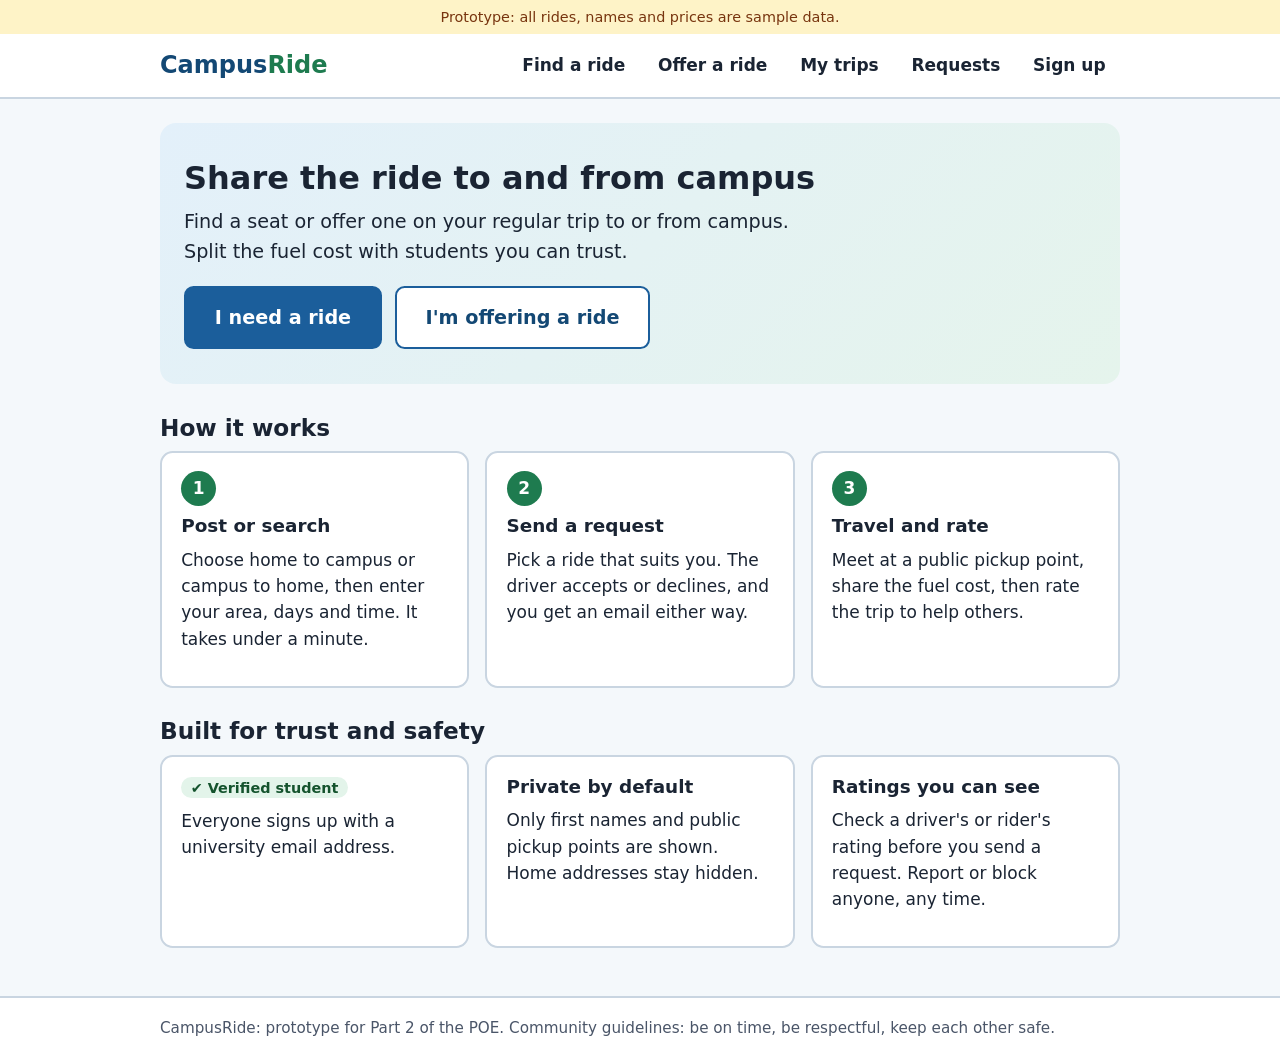
<file: campusride/index.html>
<!DOCTYPE html>
<html lang="en">
<head>
  <meta charset="utf-8">
  <meta name="viewport" content="width=device-width, initial-scale=1">
  <title>CampusRide: share the ride to campus</title>
  <link rel="stylesheet" href="css/style.css">
</head>
<body>
  <a class="skip-link" href="#main">Skip to main content</a>
  <div class="proto-banner">Prototype: all rides, names and prices are sample data.</div>
  <header class="site-header">
    <div class="container header-inner">
      <a class="logo" href="index.html">Campus<span>Ride</span></a>
      <button class="nav-toggle" type="button" aria-expanded="false" aria-controls="site-nav">Menu</button>
      <nav id="site-nav" aria-label="Main">
        <ul>
          <li><a href="search.html">Find a ride</a></li>
          <li><a href="offer.html">Offer a ride</a></li>
          <li><a href="trips.html">My trips</a></li>
          <li><a href="requests.html">Requests</a></li>
          <li><a href="signup.html">Sign up</a></li>
        </ul>
      </nav>
    </div>
  </header>

  <main id="main" class="container">
    <section class="hero" aria-labelledby="hero-title">
      <h1 id="hero-title">Share the ride to and from campus</h1>
      <p>Find a seat or offer one on your regular trip to or from campus. Split the fuel cost with students you can trust.</p>
      <div class="hero-actions">
        <a class="btn btn-large" href="search.html">I need a ride</a>
        <a class="btn btn-large btn-secondary" href="offer.html">I'm offering a ride</a>
      </div>
    </section>

    <section aria-labelledby="how-title">
      <h2 id="how-title">How it works</h2>
      <ol class="grid-3" style="list-style:none;padding:0;margin:0">
        <li class="card"><span class="step-num" aria-hidden="true">1</span><h3>Post or search</h3><p>Choose home to campus or campus to home, then enter your area, days and time. It takes under a minute.</p></li>
        <li class="card"><span class="step-num" aria-hidden="true">2</span><h3>Send a request</h3><p>Pick a ride that suits you. The driver accepts or declines, and you get an email either way.</p></li>
        <li class="card"><span class="step-num" aria-hidden="true">3</span><h3>Travel and rate</h3><p>Meet at a public pickup point, share the fuel cost, then rate the trip to help others.</p></li>
      </ol>
    </section>

    <section aria-labelledby="trust-title">
      <h2 id="trust-title">Built for trust and safety</h2>
      <ul class="grid-3" style="list-style:none;padding:0;margin:0">
        <li class="card"><h3><span class="badge badge-green"><span aria-hidden="true">&#10004;</span> Verified student</span></h3><p>Everyone signs up with a university email address.</p></li>
        <li class="card"><h3>Private by default</h3><p>Only first names and public pickup points are shown. Home addresses stay hidden.</p></li>
        <li class="card"><h3>Ratings you can see</h3><p>Check a driver's or rider's rating before you send a request. Report or block anyone, any time.</p></li>
      </ul>
    </section>
  </main>

  <footer class="site-footer">
    <div class="container">CampusRide: prototype for Part 2 of the POE. Community guidelines: be on time, be respectful, keep each other safe.</div>
  </footer>
  <script src="js/app.js"></script>
</body>
</html>
</file>
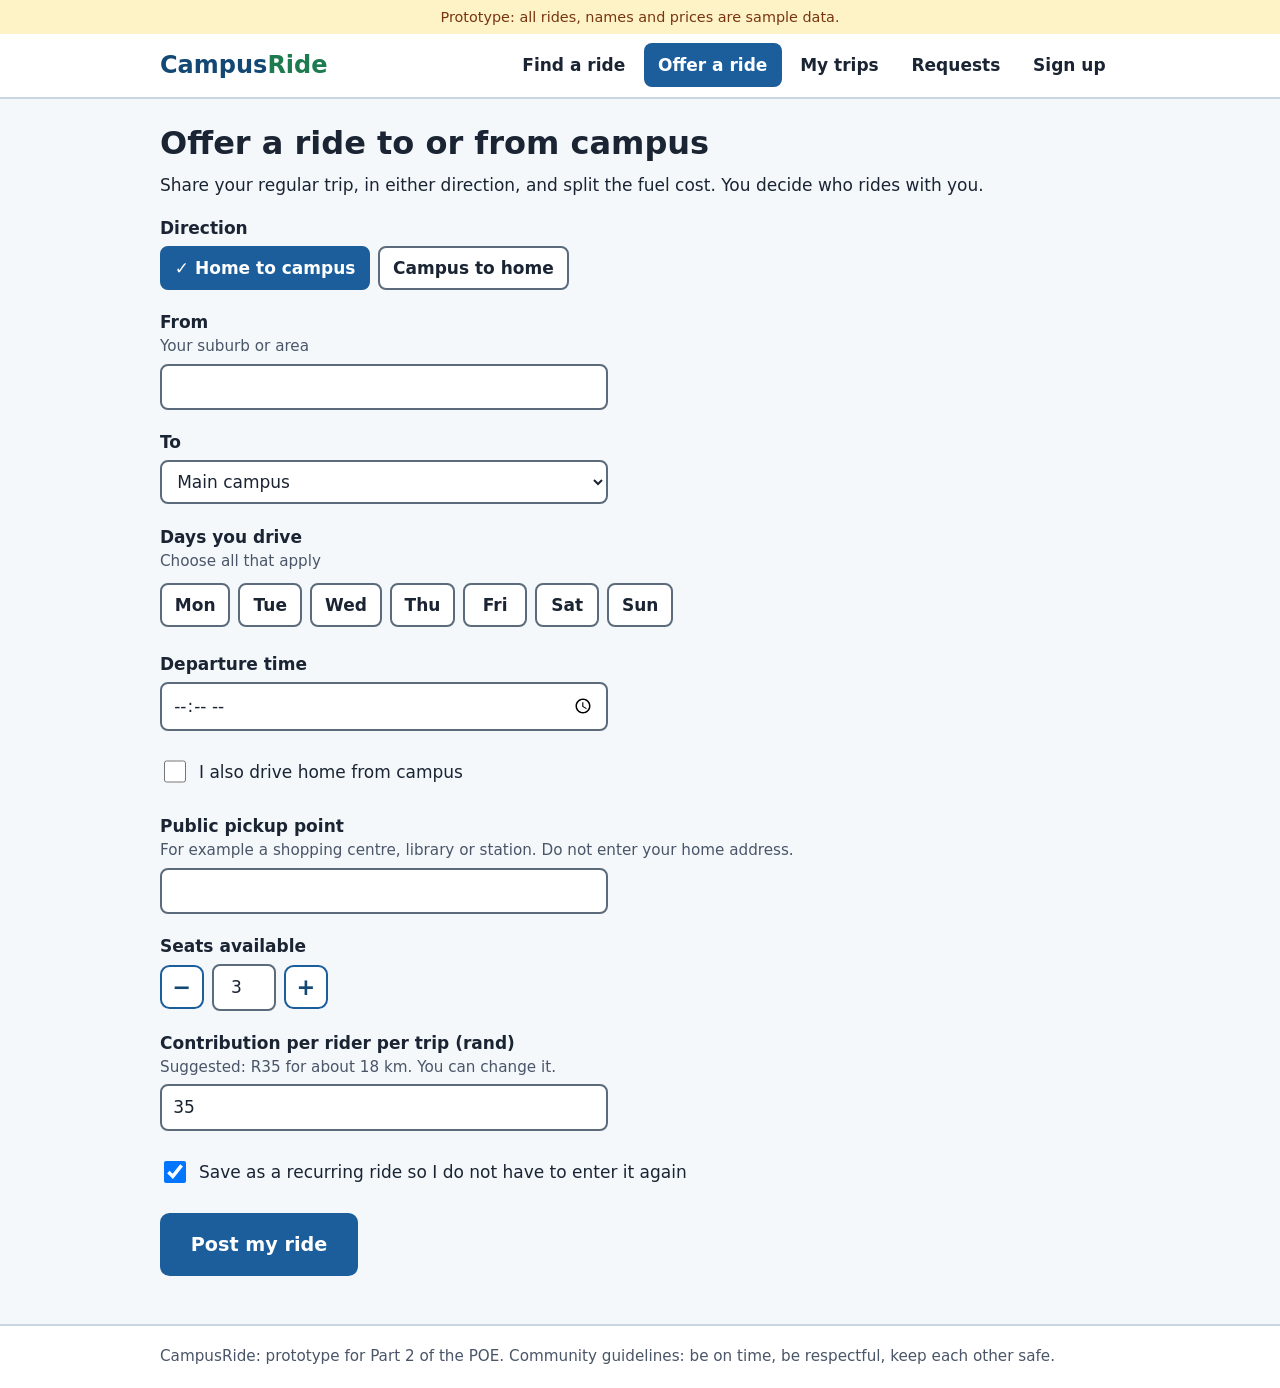
<file: campusride/offer.html>
<!DOCTYPE html>
<html lang="en">
<head>
  <meta charset="utf-8">
  <meta name="viewport" content="width=device-width, initial-scale=1">
  <title>Offer a ride | CampusRide</title>
  <link rel="stylesheet" href="css/style.css">
</head>
<body>
  <a class="skip-link" href="#main">Skip to main content</a>
  <div class="proto-banner">Prototype: all rides, names and prices are sample data.</div>
  <header class="site-header">
    <div class="container header-inner">
      <a class="logo" href="index.html">Campus<span>Ride</span></a>
      <button class="nav-toggle" type="button" aria-expanded="false" aria-controls="site-nav">Menu</button>
      <nav id="site-nav" aria-label="Main">
        <ul>
          <li><a href="search.html">Find a ride</a></li>
          <li><a href="offer.html" aria-current="page">Offer a ride</a></li>
          <li><a href="trips.html">My trips</a></li>
          <li><a href="requests.html">Requests</a></li>
          <li><a href="signup.html">Sign up</a></li>
        </ul>
      </nav>
    </div>
  </header>

  <main id="main" class="container">
    <h1>Offer a ride to or from campus</h1>
    <p>Share your regular trip, in either direction, and split the fuel cost. You decide who rides with you.</p>

    <form id="offer-form" novalidate>
      <div class="error-summary" role="alert" tabindex="-1" hidden>
        <h2>Please fix the following</h2>
        <ul></ul>
      </div>

      <fieldset>
        <legend>Direction</legend>
        <div class="days">
          <label class="day"><input type="radio" name="direction" value="to" checked><span>Home to campus</span></label>
          <label class="day"><input type="radio" name="direction" value="from"><span>Campus to home</span></label>
        </div>
      </fieldset>

      <div id="route">
        <div class="field" id="area-field">
          <label for="o-from"><span data-to="From" data-from="To">From</span> <span class="hint" data-to="Your suburb or area" data-from="Where you will drop riders off (suburb or area)">Your suburb or area</span></label>
          <input type="text" id="o-from" name="area" aria-describedby="o-from-error">
          <p class="field-error" id="o-from-error"></p>
        </div>

        <div class="field" id="campus-field">
          <label for="o-campus"><span data-to="To" data-from="From">To</span></label>
          <select id="o-campus" name="campus">
            <option>Main campus</option>
            <option>City campus</option>
            <option>Satellite campus</option>
          </select>
        </div>
      </div>

      <fieldset>
        <legend>Days you drive <span class="hint">Choose all that apply</span></legend>
        <div class="days">
          <label class="day"><input type="checkbox" name="days" value="Mon" id="day-mon" aria-describedby="day-mon-error"><span>Mon</span></label>
          <label class="day"><input type="checkbox" name="days" value="Tue"><span>Tue</span></label>
          <label class="day"><input type="checkbox" name="days" value="Wed"><span>Wed</span></label>
          <label class="day"><input type="checkbox" name="days" value="Thu"><span>Thu</span></label>
          <label class="day"><input type="checkbox" name="days" value="Fri"><span>Fri</span></label>
          <label class="day"><input type="checkbox" name="days" value="Sat"><span>Sat</span></label>
          <label class="day"><input type="checkbox" name="days" value="Sun"><span>Sun</span></label>
        </div>
        <p class="field-error" id="day-mon-error"></p>
      </fieldset>

      <div class="field">
        <label for="depart"><span data-to="Departure time" data-from="Departure time from campus">Departure time</span></label>
        <input type="time" id="depart" name="depart" aria-describedby="depart-error">
        <p class="field-error" id="depart-error"></p>
      </div>

      <div class="field">
        <label class="choice" for="return-trip"><input type="checkbox" id="return-trip" name="return-trip"> <span data-to="I also drive home from campus" data-from="I also drive to campus">I also drive home from campus</span></label>
        <div id="return-wrap" hidden style="margin-top:.6rem">
          <label for="return-time">Return departure time <span class="hint">The return ride uses the same days and pickup point.</span></label>
          <input type="time" id="return-time" name="return-time" aria-describedby="return-time-error">
          <p class="field-error" id="return-time-error"></p>
        </div>
      </div>

      <div class="field">
        <label for="pickup">Public pickup point <span class="hint" data-to="For example a shopping centre, library or station. Do not enter your home address." data-from="For example a campus gate or parking area where riders can meet you.">For example a shopping centre, library or station. Do not enter your home address.</span></label>
        <input type="text" id="pickup" name="pickup" aria-describedby="pickup-error">
        <p class="field-error" id="pickup-error"></p>
      </div>

      <div class="field">
        <label for="seats">Seats available</label>
        <div class="stepper">
          <button class="btn btn-secondary" type="button" data-step="-1" aria-label="Decrease seats">&minus;</button>
          <input type="number" id="seats" name="seats" value="3" min="1" max="6" readonly>
          <button class="btn btn-secondary" type="button" data-step="1" aria-label="Increase seats">+</button>
        </div>
      </div>

      <div class="field">
        <label for="cost">Contribution per rider per trip (rand) <span class="hint">Suggested: R35 for about 18 km. You can change it.</span></label>
        <input type="number" id="cost" name="cost" min="0" value="35" aria-describedby="cost-error">
        <p class="field-error" id="cost-error"></p>
      </div>

      <div class="field">
        <label class="choice" for="recurring"><input type="checkbox" id="recurring" name="recurring" checked> Save as a recurring ride so I do not have to enter it again</label>
      </div>

      <button class="btn btn-large" type="submit">Post my ride</button>
    </form>

    <div class="success-box" id="offer-success" role="status" tabindex="-1" hidden>
      <strong>Your ride is posted.</strong>
      Students looking for rides on your route can now find you. We will email you when someone sends a request.
      <p style="margin:.8rem 0 0"><a class="btn" href="trips.html">Go to My trips</a></p>
    </div>
  </main>

  <footer class="site-footer">
    <div class="container">CampusRide: prototype for Part 2 of the POE. Community guidelines: be on time, be respectful, keep each other safe.</div>
  </footer>
  <script src="js/app.js"></script>
</body>
</html>
</file>
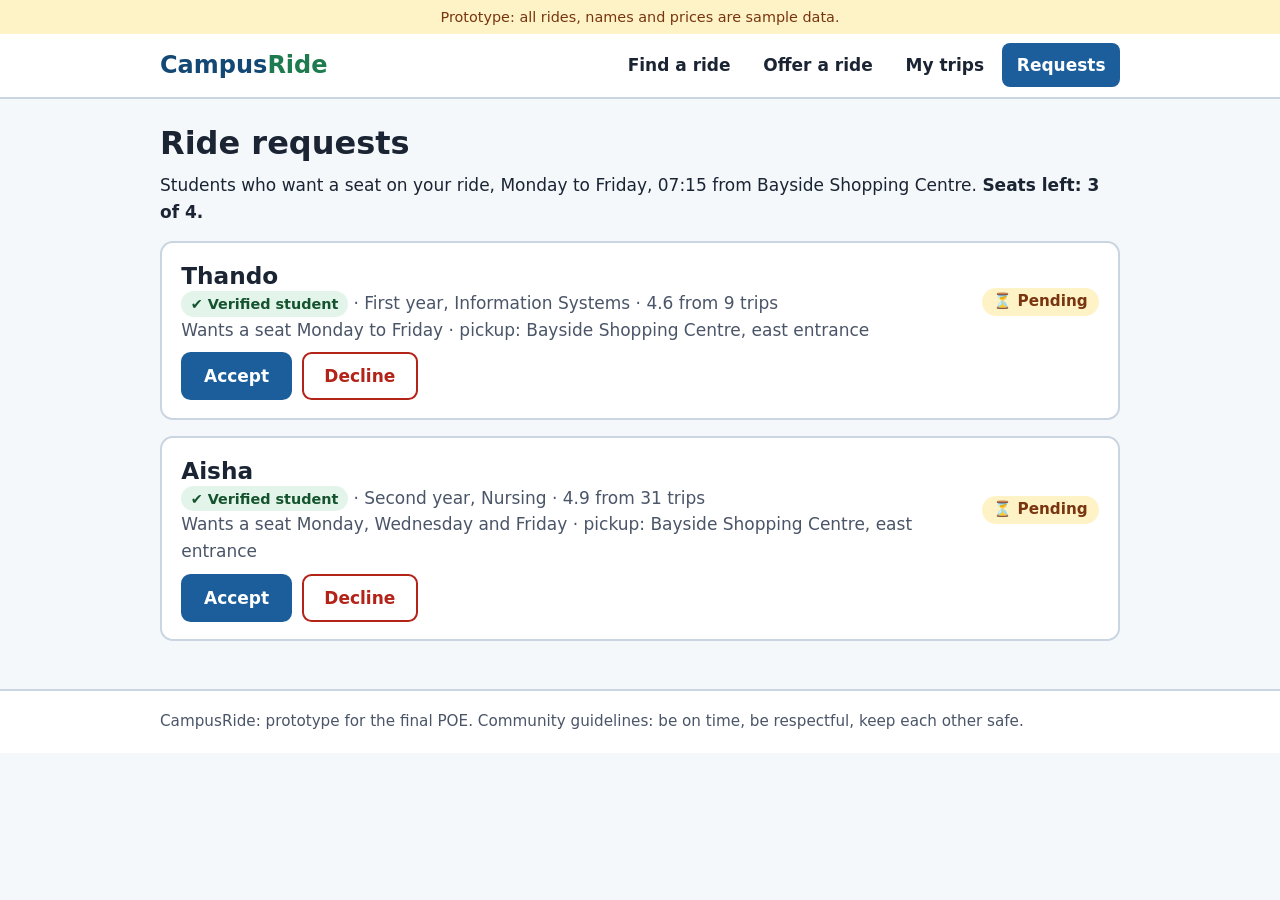
<file: campusride/requests.html>
<!DOCTYPE html>
<html lang="en">
<head>
  <meta charset="utf-8">
  <meta name="viewport" content="width=device-width, initial-scale=1">
  <title>Ride requests | CampusRide</title>
  <link rel="stylesheet" href="css/style.css">
</head>
<body>
  <a class="skip-link" href="#main">Skip to main content</a>
  <div class="proto-banner">Prototype: all rides, names and prices are sample data.</div>
  <header class="site-header">
    <div class="container header-inner">
      <a class="logo" href="index.html">Campus<span>Ride</span></a>
      <button class="nav-toggle" type="button" aria-expanded="false" aria-controls="site-nav">Menu</button>
      <nav id="site-nav" aria-label="Main">
        <ul>
          <li><a href="search.html">Find a ride</a></li>
          <li><a href="offer.html">Offer a ride</a></li>
          <li><a href="trips.html">My trips</a></li>
          <li><a href="requests.html" aria-current="page">Requests</a></li>
        </ul>
      </nav>
    </div>
  </header>

  <main id="main" class="container">
    <h1>Ride requests</h1>
    <p>Students who want a seat on your ride, Monday to Friday, 07:15 from Bayside Shopping Centre. <strong>Seats left: <span id="seats-left">3</span> of 4.</strong></p>

    <ul class="ride-list" id="request-list">
      <li class="card ride-card req" data-name="Thando">
        <div>
          <h2 style="margin:0">Thando</h2>
          <p class="ride-meta"><span class="badge badge-green"><span aria-hidden="true">&#10004;</span> Verified student</span> &middot; First year, Information Systems &middot; 4.6 from 9 trips</p>
          <p class="ride-meta">Wants a seat Monday to Friday &middot; pickup: Bayside Shopping Centre, east entrance</p>
        </div>
        <div><span class="status status-pending"><span aria-hidden="true">&#9203;</span> Pending</span></div>
        <div class="ride-actions">
          <button class="btn accept-btn" type="button">Accept</button>
          <button class="btn btn-danger decline-btn" type="button">Decline</button>
          <span class="undo-area" hidden>
            <span class="undo-text"></span>
            <button class="btn btn-secondary undo-btn" type="button">Undo</button>
          </span>
        </div>
      </li>
      <li class="card ride-card req" data-name="Aisha">
        <div>
          <h2 style="margin:0">Aisha</h2>
          <p class="ride-meta"><span class="badge badge-green"><span aria-hidden="true">&#10004;</span> Verified student</span> &middot; Second year, Nursing &middot; 4.9 from 31 trips</p>
          <p class="ride-meta">Wants a seat Monday, Wednesday and Friday &middot; pickup: Bayside Shopping Centre, east entrance</p>
        </div>
        <div><span class="status status-pending"><span aria-hidden="true">&#9203;</span> Pending</span></div>
        <div class="ride-actions">
          <button class="btn accept-btn" type="button">Accept</button>
          <button class="btn btn-danger decline-btn" type="button">Decline</button>
          <span class="undo-area" hidden>
            <span class="undo-text"></span>
            <button class="btn btn-secondary undo-btn" type="button">Undo</button>
          </span>
        </div>
      </li>
    </ul>

    <div class="success-box" id="confirm-box" role="status" tabindex="-1" hidden>
      <strong id="confirm-title">Ride confirmed</strong>
      <span id="confirm-detail"></span>
      Both of you have been emailed the pickup point and time. Exact home addresses stay private.
      You can cancel from <a href="trips.html">My trips</a> at any time, and the other person will be told straight away.
    </div>
  </main>

  <footer class="site-footer">
    <div class="container">CampusRide: prototype for the final POE. Community guidelines: be on time, be respectful, keep each other safe.</div>
  </footer>
  <script src="js/app.js"></script>
  <script src="js/requests.js"></script>
</body>
</html>
</file>
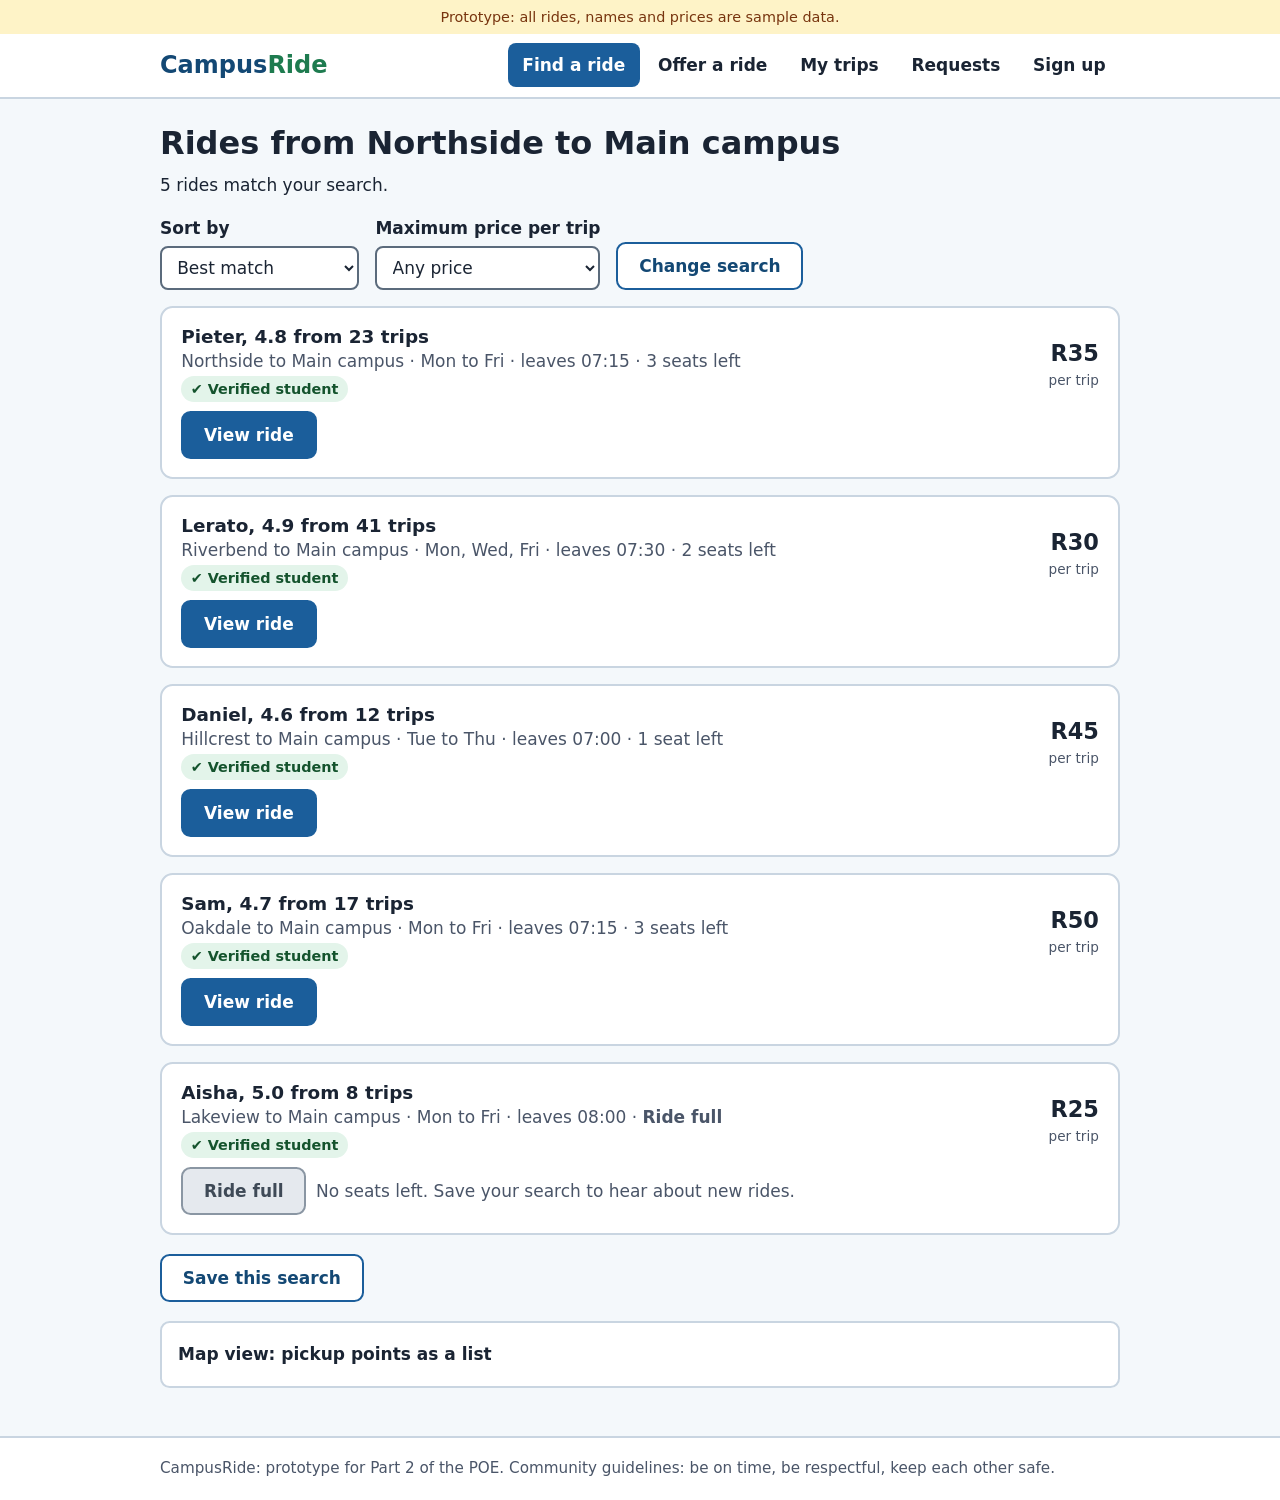
<file: campusride/results.html>
<!DOCTYPE html>
<html lang="en">
<head>
  <meta charset="utf-8">
  <meta name="viewport" content="width=device-width, initial-scale=1">
  <title>Ride results | CampusRide</title>
  <link rel="stylesheet" href="css/style.css">
</head>
<body>
  <a class="skip-link" href="#main">Skip to main content</a>
  <div class="proto-banner">Prototype: all rides, names and prices are sample data.</div>
  <header class="site-header">
    <div class="container header-inner">
      <a class="logo" href="index.html">Campus<span>Ride</span></a>
      <button class="nav-toggle" type="button" aria-expanded="false" aria-controls="site-nav">Menu</button>
      <nav id="site-nav" aria-label="Main">
        <ul>
          <li><a href="search.html" aria-current="page">Find a ride</a></li>
          <li><a href="offer.html">Offer a ride</a></li>
          <li><a href="trips.html">My trips</a></li>
          <li><a href="requests.html">Requests</a></li>
          <li><a href="signup.html">Sign up</a></li>
        </ul>
      </nav>
    </div>
  </header>

  <main id="main" class="container">
    <h1>Rides from <span id="route-first">Northside</span> to <span id="route-second">Main campus</span></h1>
    <p id="result-count" role="status" aria-live="polite"></p>

    <div class="results-bar">
      <div class="field">
        <label for="sort">Sort by</label>
        <select id="sort">
          <option value="match">Best match</option>
          <option value="price">Lowest price</option>
          <option value="time">Earliest departure</option>
        </select>
      </div>
      <div class="field">
        <label for="maxprice">Maximum price per trip</label>
        <select id="maxprice">
          <option value="any">Any price</option>
          <option value="30">Up to R30</option>
          <option value="40">Up to R40</option>
          <option value="50">Up to R50</option>
        </select>
      </div>
      <a class="btn btn-secondary" href="search.html">Change search</a>
    </div>

    <ul class="ride-list" id="ride-list">
      <li class="card ride-card" data-price="35" data-time="450" data-match="95">
        <div>
          <h3>Pieter, <span class="rating">4.8 from 23 trips</span></h3>
          <p class="ride-meta">Northside to Main campus &middot; Mon to Fri &middot; leaves 07:15 &middot; 3 seats left</p>
          <p class="ride-meta"><span class="badge badge-green"><span aria-hidden="true">&#10004;</span> Verified student</span></p>
        </div>
        <div class="ride-price">R35<small>per trip</small></div>
        <div class="ride-actions"><a class="btn" href="ride.html">View ride</a></div>
      </li>
      <li class="card ride-card" data-price="30" data-time="465" data-match="88">
        <div>
          <h3>Lerato, <span class="rating">4.9 from 41 trips</span></h3>
          <p class="ride-meta">Riverbend to Main campus &middot; Mon, Wed, Fri &middot; leaves 07:30 &middot; 2 seats left</p>
          <p class="ride-meta"><span class="badge badge-green"><span aria-hidden="true">&#10004;</span> Verified student</span></p>
        </div>
        <div class="ride-price">R30<small>per trip</small></div>
        <div class="ride-actions"><a class="btn" href="ride.html">View ride</a></div>
      </li>
      <li class="card ride-card" data-price="45" data-time="420" data-match="76">
        <div>
          <h3>Daniel, <span class="rating">4.6 from 12 trips</span></h3>
          <p class="ride-meta">Hillcrest to Main campus &middot; Tue to Thu &middot; leaves 07:00 &middot; 1 seat left</p>
          <p class="ride-meta"><span class="badge badge-green"><span aria-hidden="true">&#10004;</span> Verified student</span></p>
        </div>
        <div class="ride-price">R45<small>per trip</small></div>
        <div class="ride-actions"><a class="btn" href="ride.html">View ride</a></div>
      </li>
      <li class="card ride-card" data-price="25" data-time="480" data-match="64" data-full="true">
        <div>
          <h3>Aisha, <span class="rating">5.0 from 8 trips</span></h3>
          <p class="ride-meta">Lakeview to Main campus &middot; Mon to Fri &middot; leaves 08:00 &middot; <strong>Ride full</strong></p>
          <p class="ride-meta"><span class="badge badge-green"><span aria-hidden="true">&#10004;</span> Verified student</span></p>
        </div>
        <div class="ride-price">R25<small>per trip</small></div>
        <div class="ride-actions"><button class="btn" type="button" disabled>Ride full</button><span class="ride-meta">No seats left. Save your search to hear about new rides.</span></div>
      </li>
      <li class="card ride-card" data-price="50" data-time="435" data-match="58">
        <div>
          <h3>Sam, <span class="rating">4.7 from 17 trips</span></h3>
          <p class="ride-meta">Oakdale to Main campus &middot; Mon to Fri &middot; leaves 07:15 &middot; 3 seats left</p>
          <p class="ride-meta"><span class="badge badge-green"><span aria-hidden="true">&#10004;</span> Verified student</span></p>
        </div>
        <div class="ride-price">R50<small>per trip</small></div>
        <div class="ride-actions"><a class="btn" href="ride.html">View ride</a></div>
      </li>

      <li class="card ride-card" data-direction="from" data-price="35" data-time="990" data-match="95">
        <div>
          <h3>Pieter, <span class="rating">4.8 from 23 trips</span></h3>
          <p class="ride-meta">Main campus to Northside &middot; Mon to Fri &middot; leaves 16:30 &middot; 2 seats left</p>
          <p class="ride-meta"><span class="badge badge-green"><span aria-hidden="true">&#10004;</span> Verified student</span></p>
        </div>
        <div class="ride-price">R35<small>per trip</small></div>
        <div class="ride-actions"><a class="btn" href="ride.html?direction=from">View ride</a></div>
      </li>
      <li class="card ride-card" data-direction="from" data-price="30" data-time="1020" data-match="86">
        <div>
          <h3>Lerato, <span class="rating">4.9 from 41 trips</span></h3>
          <p class="ride-meta">Main campus to Riverbend &middot; Mon, Wed, Fri &middot; leaves 17:00 &middot; 3 seats left</p>
          <p class="ride-meta"><span class="badge badge-green"><span aria-hidden="true">&#10004;</span> Verified student</span></p>
        </div>
        <div class="ride-price">R30<small>per trip</small></div>
        <div class="ride-actions"><a class="btn" href="ride.html?direction=from">View ride</a></div>
      </li>
      <li class="card ride-card" data-direction="from" data-price="50" data-time="960" data-match="70">
        <div>
          <h3>Sam, <span class="rating">4.7 from 17 trips</span></h3>
          <p class="ride-meta">Main campus to Oakdale &middot; Mon to Fri &middot; leaves 16:00 &middot; 1 seat left</p>
          <p class="ride-meta"><span class="badge badge-green"><span aria-hidden="true">&#10004;</span> Verified student</span></p>
        </div>
        <div class="ride-price">R50<small>per trip</small></div>
        <div class="ride-actions"><a class="btn" href="ride.html?direction=from">View ride</a></div>
      </li>
    </ul>

    <div class="empty-state" id="empty-state" hidden>
      <h2 style="margin-top:0">No rides found yet</h2>
      <p>Try a higher price limit, or save this search and we will tell you when a ride appears.</p>
    </div>

    <p style="margin-top:1.2rem">
      <button class="btn btn-secondary" type="button" id="save-search">Save this search</button>
    </p>
    <div class="success-box" id="save-msg" role="status" hidden>
      <strong>Search saved.</strong> We will email you when a matching ride appears.
    </div>

    <details>
      <summary>Map view: pickup points as a list</summary>
      <p>A map is shown on the full site. This text list gives the same information.</p>
      <ol>
        <li>Pieter: Northside Shopping Centre, east entrance</li>
        <li>Lerato: Riverbend Station car park</li>
        <li>Daniel: Hillcrest Library, front steps</li>
        <li>Aisha: Lakeview Mall, taxi rank side</li>
        <li>Sam: Oakdale Garage forecourt</li>
      </ol>
      <ol data-direction="from">
        <li>Pieter: Main campus, main gate</li>
        <li>Lerato: Main campus, library entrance</li>
        <li>Sam: Main campus, visitors' parking</li>
      </ol>
    </details>
  </main>

  <footer class="site-footer">
    <div class="container">CampusRide: prototype for Part 2 of the POE. Community guidelines: be on time, be respectful, keep each other safe.</div>
  </footer>
  <script src="js/app.js"></script>
</body>
</html>
</file>
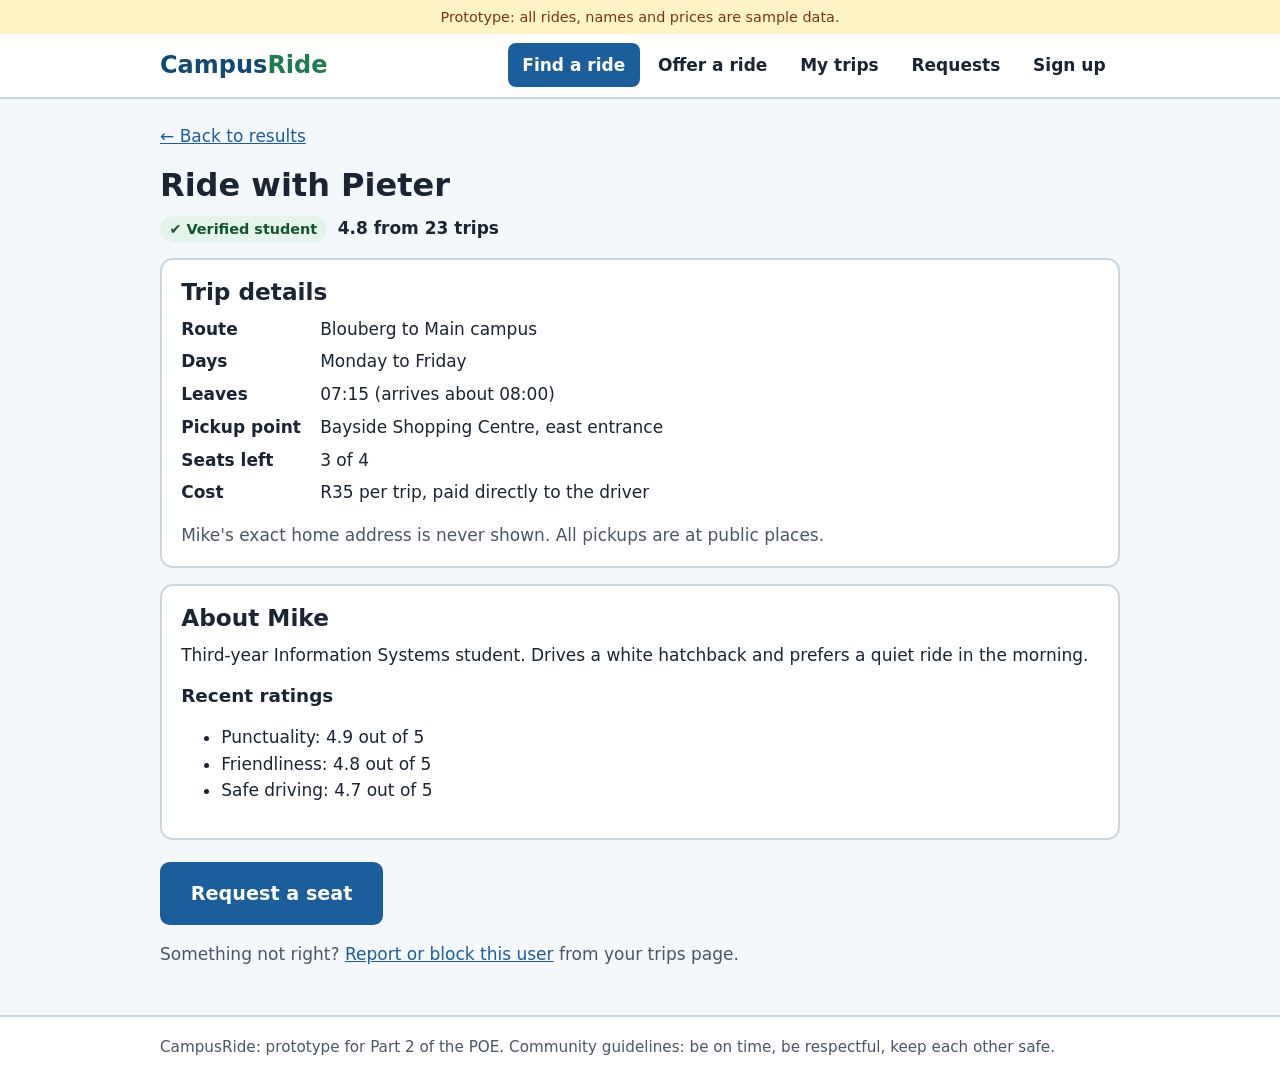
<file: campusride/ride.html>
<!DOCTYPE html>
<html lang="en">
<head>
  <meta charset="utf-8">
  <meta name="viewport" content="width=device-width, initial-scale=1">
  <title>Ride details | CampusRide</title>
  <link rel="stylesheet" href="css/style.css">
</head>
<body>
  <a class="skip-link" href="#main">Skip to main content</a>
  <div class="proto-banner">Prototype: all rides, names and prices are sample data.</div>
  <header class="site-header">
    <div class="container header-inner">
      <a class="logo" href="index.html">Campus<span>Ride</span></a>
      <button class="nav-toggle" type="button" aria-expanded="false" aria-controls="site-nav">Menu</button>
      <nav id="site-nav" aria-label="Main">
        <ul>
          <li><a href="search.html" aria-current="page">Find a ride</a></li>
          <li><a href="offer.html">Offer a ride</a></li>
          <li><a href="trips.html">My trips</a></li>
          <li><a href="requests.html">Requests</a></li>
          <li><a href="signup.html">Sign up</a></li>
        </ul>
      </nav>
    </div>
  </header>

  <main id="main" class="container">
    <p><a href="results.html">&larr; Back to results</a></p>
    <h1>Ride with Pieter</h1>
    <p><span class="badge badge-green"><span aria-hidden="true">&#10004;</span> Verified student</span>
       &nbsp;<span class="rating">4.8 from 23 trips</span></p>

    <div class="card">
      <h2 style="margin-top:0">Trip details</h2>
      <dl class="facts">
        <dt>Route</dt><dd id="ride-route">Blouberg to Main campus</dd>
        <dt>Days</dt><dd>Monday to Friday</dd>
        <dt>Leaves</dt><dd id="ride-leaves">07:15 (arrives about 08:00)</dd>
        <dt>Pickup point</dt><dd id="ride-pickup">Bayside Shopping Centre, east entrance</dd>
        <dt>Seats left</dt><dd id="ride-seats">3 of 4</dd>
        <dt>Cost</dt><dd>R35 per trip, paid directly to the driver</dd>
      </dl>
      <p class="ride-meta">Mike's exact home address is never shown. All pickups are at public places.</p>
    </div>

    <div class="card" style="margin-top:1rem">
      <h2 style="margin-top:0">About Mike</h2>
      <p>Third-year Information Systems student. Drives a white hatchback and prefers a quiet ride in the morning.</p>
      <h3>Recent ratings</h3>
      <ul>
        <li>Punctuality: 4.9 out of 5</li>
        <li>Friendliness: 4.8 out of 5</li>
        <li>Safe driving: 4.7 out of 5</li>
      </ul>
    </div>

    <p style="margin-top:1.4rem">
      <button class="btn btn-large" type="button" id="request-btn">Request a seat</button>
    </p>
    <div class="success-box" id="request-msg" role="status" hidden>
      <strong>Request sent to Mike.</strong>
      We will email you when he responds. You can follow the request in <a href="trips.html">My trips</a>.
    </div>

    <p class="ride-meta">Something not right? <a href="trips.html">Report or block this user</a> from your trips page.</p>
  </main>

  <footer class="site-footer">
    <div class="container">CampusRide: prototype for Part 2 of the POE. Community guidelines: be on time, be respectful, keep each other safe.</div>
  </footer>
  <script src="js/app.js"></script>
</body>
</html>
</file>
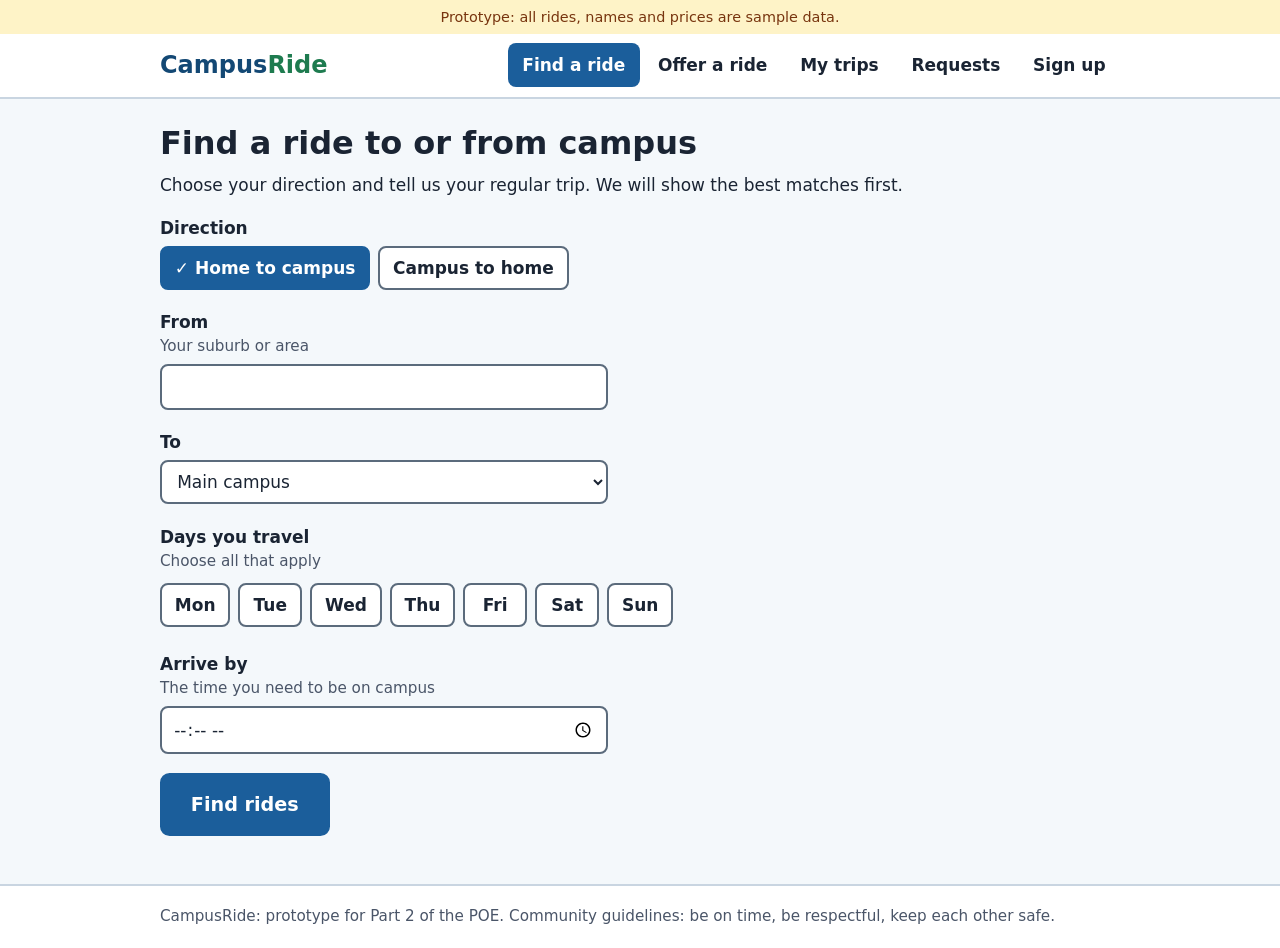
<file: campusride/search.html>
<!DOCTYPE html>
<html lang="en">
<head>
  <meta charset="utf-8">
  <meta name="viewport" content="width=device-width, initial-scale=1">
  <title>Find a ride | CampusRide</title>
  <link rel="stylesheet" href="css/style.css">
</head>
<body>
  <a class="skip-link" href="#main">Skip to main content</a>
  <div class="proto-banner">Prototype: all rides, names and prices are sample data.</div>
  <header class="site-header">
    <div class="container header-inner">
      <a class="logo" href="index.html">Campus<span>Ride</span></a>
      <button class="nav-toggle" type="button" aria-expanded="false" aria-controls="site-nav">Menu</button>
      <nav id="site-nav" aria-label="Main">
        <ul>
          <li><a href="search.html" aria-current="page">Find a ride</a></li>
          <li><a href="offer.html">Offer a ride</a></li>
          <li><a href="trips.html">My trips</a></li>
          <li><a href="requests.html">Requests</a></li>
          <li><a href="signup.html">Sign up</a></li>
        </ul>
      </nav>
    </div>
  </header>

  <main id="main" class="container">
    <h1>Find a ride to or from campus</h1>
    <p>Choose your direction and tell us your regular trip. We will show the best matches first.</p>

    <form id="search-form" action="results.html" method="get" novalidate>
      <div class="error-summary" role="alert" tabindex="-1" hidden>
        <h2>Please fix the following</h2>
        <ul></ul>
      </div>

      <fieldset>
        <legend>Direction</legend>
        <div class="days">
          <label class="day"><input type="radio" name="direction" value="to" checked><span>Home to campus</span></label>
          <label class="day"><input type="radio" name="direction" value="from"><span>Campus to home</span></label>
        </div>
      </fieldset>

      <div id="route">
        <div class="field" id="area-field">
          <label for="from"><span data-to="From" data-from="To">From</span> <span class="hint" data-to="Your suburb or area" data-from="Where you want to be dropped off (suburb or area)">Your suburb or area</span></label>
          <input type="text" id="from" name="area" list="areas" autocomplete="off" aria-describedby="from-error">
          <datalist id="areas">
            <option value="Blouberg">
            <option value="Rivergate">
            <option value="Cape Flats">
            <option value="Hout Bay">
            <option value="Milnerton">
          </datalist>
          <p class="field-error" id="from-error"></p>
        </div>

        <div class="field" id="campus-field">
          <label for="campus"><span data-to="To" data-from="From">To</span></label>
          <select id="campus" name="campus">
            <option>Main campus</option>
            <option>City campus</option>
            <option>Satellite campus</option>
          </select>
        </div>
      </div>

      <fieldset>
        <legend>Days you travel <span class="hint">Choose all that apply</span></legend>
        <div class="days">
          <label class="day"><input type="checkbox" name="days" value="Mon" id="day-mon" aria-describedby="day-mon-error"><span>Mon</span></label>
          <label class="day"><input type="checkbox" name="days" value="Tue"><span>Tue</span></label>
          <label class="day"><input type="checkbox" name="days" value="Wed"><span>Wed</span></label>
          <label class="day"><input type="checkbox" name="days" value="Thu"><span>Thu</span></label>
          <label class="day"><input type="checkbox" name="days" value="Fri"><span>Fri</span></label>
          <label class="day"><input type="checkbox" name="days" value="Sat"><span>Sat</span></label>
          <label class="day"><input type="checkbox" name="days" value="Sun"><span>Sun</span></label>
        </div>
        <p class="field-error" id="day-mon-error"></p>
      </fieldset>

      <div class="field">
        <label for="arrive"><span data-to="Arrive by" data-from="Leave campus at">Arrive by</span> <span class="hint" data-to="The time you need to be on campus" data-from="The earliest time you can leave campus">The time you need to be on campus</span></label>
        <input type="time" id="arrive" name="arrive" aria-describedby="arrive-error">
        <p class="field-error" id="arrive-error"></p>
      </div>

      <button class="btn btn-large" type="submit">Find rides</button>
    </form>
  </main>

  <footer class="site-footer">
    <div class="container">CampusRide: prototype for Part 2 of the POE. Community guidelines: be on time, be respectful, keep each other safe.</div>
  </footer>
  <script src="js/app.js"></script>
</body>
</html>
</file>
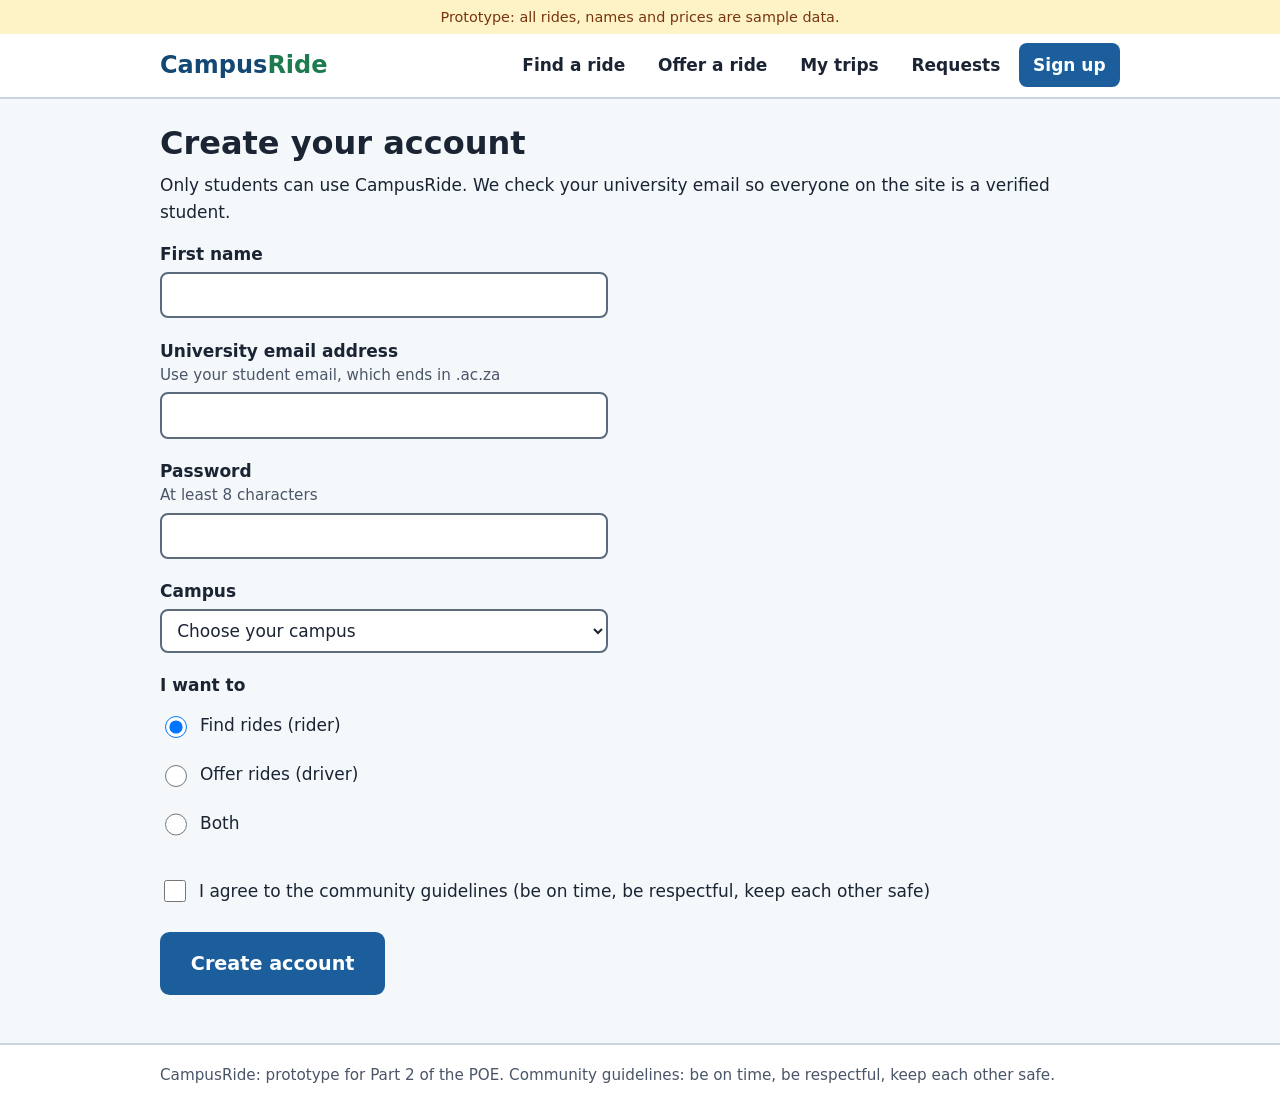
<file: campusride/signup.html>
<!DOCTYPE html>
<html lang="en">
<head>
  <meta charset="utf-8">
  <meta name="viewport" content="width=device-width, initial-scale=1">
  <title>Sign up | CampusRide</title>
  <link rel="stylesheet" href="css/style.css">
</head>
<body>
  <a class="skip-link" href="#main">Skip to main content</a>
  <div class="proto-banner">Prototype: all rides, names and prices are sample data.</div>
  <header class="site-header">
    <div class="container header-inner">
      <a class="logo" href="index.html">Campus<span>Ride</span></a>
      <button class="nav-toggle" type="button" aria-expanded="false" aria-controls="site-nav">Menu</button>
      <nav id="site-nav" aria-label="Main">
        <ul>
          <li><a href="search.html">Find a ride</a></li>
          <li><a href="offer.html">Offer a ride</a></li>
          <li><a href="trips.html">My trips</a></li>
          <li><a href="requests.html">Requests</a></li>
          <li><a href="signup.html" aria-current="page">Sign up</a></li>
        </ul>
      </nav>
    </div>
  </header>

  <main id="main" class="container">
    <h1>Create your account</h1>
    <p>Only students can use CampusRide. We check your university email so everyone on the site is a verified student.</p>

    <form id="signup-form" novalidate>
      <div class="error-summary" role="alert" tabindex="-1" hidden>
        <h2>Please fix the following</h2>
        <ul></ul>
      </div>

      <div class="field">
        <label for="first-name">First name</label>
        <input type="text" id="first-name" name="first-name" autocomplete="given-name" aria-describedby="first-name-error">
        <p class="field-error" id="first-name-error"></p>
      </div>

      <div class="field">
        <label for="email">University email address <span class="hint">Use your student email, which ends in .ac.za</span></label>
        <input type="email" id="email" name="email" autocomplete="email" aria-describedby="email-error">
        <p class="field-error" id="email-error"></p>
      </div>

      <div class="field">
        <label for="password">Password <span class="hint">At least 8 characters</span></label>
        <input type="password" id="password" name="password" autocomplete="new-password" aria-describedby="password-error">
        <p class="field-error" id="password-error"></p>
      </div>

      <div class="field">
        <label for="campus">Campus</label>
        <select id="campus" name="campus" aria-describedby="campus-error">
          <option value="">Choose your campus</option>
          <option>Main campus</option>
          <option>City campus</option>
          <option>Satellite campus</option>
        </select>
        <p class="field-error" id="campus-error"></p>
      </div>

      <fieldset>
        <legend>I want to</legend>
        <label class="choice"><input type="radio" name="role" value="rider" checked> Find rides (rider)</label>
        <label class="choice"><input type="radio" name="role" value="driver"> Offer rides (driver)</label>
        <label class="choice"><input type="radio" name="role" value="both"> Both</label>
      </fieldset>

      <div class="field">
        <label class="choice" for="guidelines"><input type="checkbox" id="guidelines" name="guidelines" aria-describedby="guidelines-error"> I agree to the community guidelines (be on time, be respectful, keep each other safe)</label>
        <p class="field-error" id="guidelines-error"></p>
      </div>

      <button class="btn btn-large" type="submit">Create account</button>
    </form>

    <div class="success-box" id="signup-success" role="status" tabindex="-1" hidden>
      <strong>Welcome, <span id="signup-name"></span>!</strong>
      Your account is ready. We have emailed a link to verify your student address. In the meantime you can start looking for rides.
      <p style="margin:.8rem 0 0"><a class="btn" href="search.html">Find a ride</a></p>
    </div>
  </main>

  <footer class="site-footer">
    <div class="container">CampusRide: prototype for Part 2 of the POE. Community guidelines: be on time, be respectful, keep each other safe.</div>
  </footer>
  <script src="js/app.js"></script>
</body>
</html>
</file>
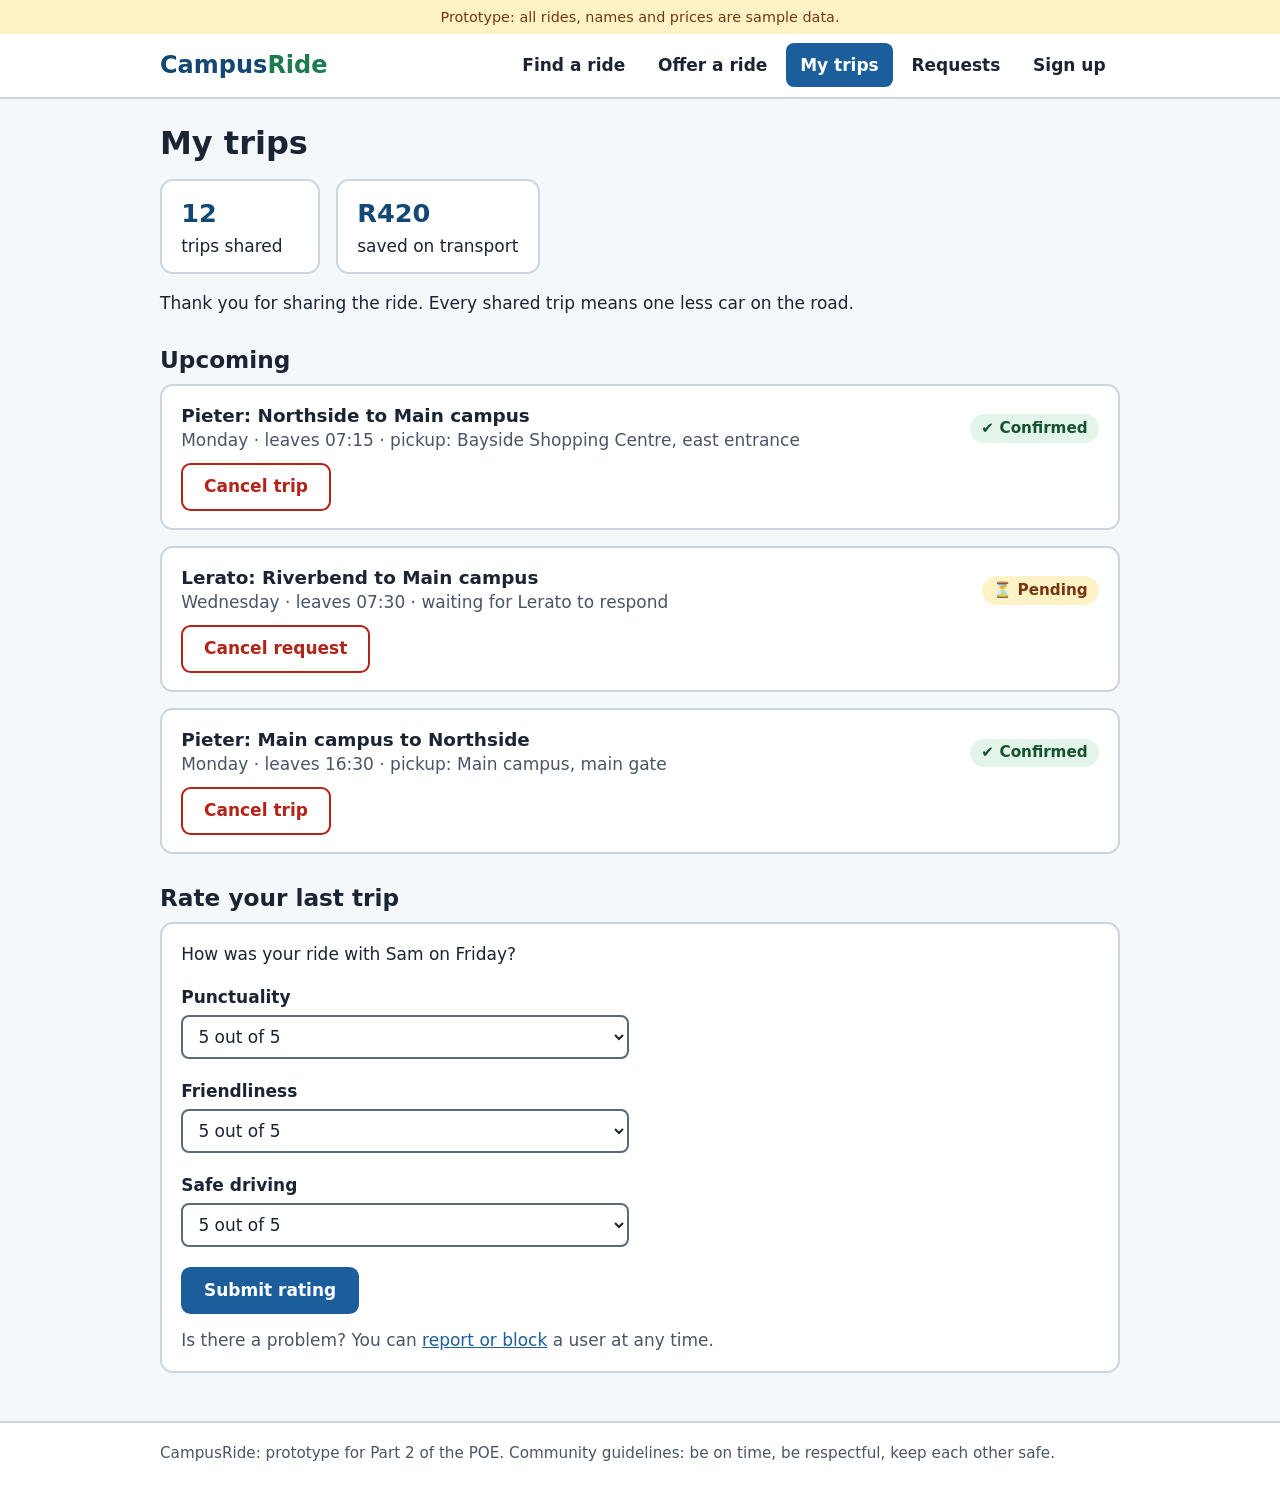
<file: campusride/trips.html>
<!DOCTYPE html>
<html lang="en">
<head>
  <meta charset="utf-8">
  <meta name="viewport" content="width=device-width, initial-scale=1">
  <title>My trips | CampusRide</title>
  <link rel="stylesheet" href="css/style.css">
</head>
<body>
  <a class="skip-link" href="#main">Skip to main content</a>
  <div class="proto-banner">Prototype: all rides, names and prices are sample data.</div>
  <header class="site-header">
    <div class="container header-inner">
      <a class="logo" href="index.html">Campus<span>Ride</span></a>
      <button class="nav-toggle" type="button" aria-expanded="false" aria-controls="site-nav">Menu</button>
      <nav id="site-nav" aria-label="Main">
        <ul>
          <li><a href="search.html">Find a ride</a></li>
          <li><a href="offer.html">Offer a ride</a></li>
          <li><a href="trips.html" aria-current="page">My trips</a></li>
          <li><a href="requests.html">Requests</a></li>
          <li><a href="signup.html">Sign up</a></li>
        </ul>
      </nav>
    </div>
  </header>

  <main id="main" class="container">
    <h1>My trips</h1>

    <div class="summary-tiles" aria-label="Your summary">
      <div class="tile"><strong>12</strong>trips shared</div>
      <div class="tile"><strong>R420</strong>saved on transport</div>
    </div>
    <p>Thank you for sharing the ride. Every shared trip means one less car on the road.</p>

    <h2>Upcoming</h2>
    <ul class="ride-list" style="margin-bottom:1rem">
      <li class="card ride-card trip" data-state="confirmed" data-title="Mike, Blouberg to Main campus, Monday 07:15">
        <div>
          <h3>Pieter: Northside to Main campus</h3>
          <p class="ride-meta">Monday &middot; leaves 07:15 &middot; pickup: Bayside Shopping Centre, east entrance</p>
        </div>
        <div><span class="status status-confirmed"><span aria-hidden="true">&#10004;</span> Confirmed</span></div>
        <div class="ride-actions">
          <button class="btn btn-danger cancel-btn" type="button">Cancel trip</button>
          <span class="undo-area" hidden>
            <span>This trip has been cancelled.</span>
            <button class="btn btn-secondary undo-btn" type="button">Undo</button>
          </span>
        </div>
      </li>
      <li class="card ride-card trip" data-state="pending" data-title="Lerato, Mike, Main campus to Northside, Monday 16:30 to Main campus, Wednesday 07:30">
        <div>
          <h3>Lerato: Riverbend to Main campus</h3>
          <p class="ride-meta">Wednesday &middot; leaves 07:30 &middot; waiting for Lerato to respond</p>
        </div>
        <div><span class="status status-pending"><span aria-hidden="true">&#9203;</span> Pending</span></div>
        <div class="ride-actions">
          <button class="btn btn-danger cancel-btn" type="button">Cancel request</button>
          <span class="undo-area" hidden>
            <span>This request has been cancelled.</span>
            <button class="btn btn-secondary undo-btn" type="button">Undo</button>
          </span>
        </div>
      </li>
      <li class="card ride-card trip" data-state="confirmed" data-title="Mike, Main campus to Northside, Monday 16:30">
        <div>
          <h3>Pieter: Main campus to Northside</h3>
          <p class="ride-meta">Monday &middot; leaves 16:30 &middot; pickup: Main campus, main gate</p>
        </div>
        <div><span class="status status-confirmed"><span aria-hidden="true">&#10004;</span> Confirmed</span></div>
        <div class="ride-actions">
          <button class="btn btn-danger cancel-btn" type="button">Cancel trip</button>
          <span class="undo-area" hidden>
            <span>This trip has been cancelled.</span>
            <button class="btn btn-secondary undo-btn" type="button">Undo</button>
          </span>
        </div>
      </li>
    </ul>

    <h2>Rate your last trip</h2>
    <form id="rating-form" class="card">
      <p>How was your ride with Sam on Friday?</p>
      <div class="field">
        <label for="r-punct">Punctuality</label>
        <select id="r-punct" name="punctuality">
          <option>5 out of 5</option><option>4 out of 5</option><option>3 out of 5</option><option>2 out of 5</option><option>1 out of 5</option>
        </select>
      </div>
      <div class="field">
        <label for="r-friend">Friendliness</label>
        <select id="r-friend" name="friendliness">
          <option>5 out of 5</option><option>4 out of 5</option><option>3 out of 5</option><option>2 out of 5</option><option>1 out of 5</option>
        </select>
      </div>
      <div class="field">
        <label for="r-safe">Safe driving</label>
        <select id="r-safe" name="safety">
          <option>5 out of 5</option><option>4 out of 5</option><option>3 out of 5</option><option>2 out of 5</option><option>1 out of 5</option>
        </select>
      </div>
      <button class="btn" type="submit">Submit rating</button>
      <p class="ride-meta" style="margin:.8rem 0 0">Is there a problem? You can <a href="trips.html">report or block</a> a user at any time.</p>
    </form>
    <div class="success-box" id="rating-thanks" role="status" tabindex="-1" hidden>
      <strong>Thank you!</strong> Your rating helps other students choose a ride with confidence.
    </div>

    <dialog id="cancel-dialog" aria-labelledby="dlg-title">
      <h2 id="dlg-title" style="margin-top:0">Cancel this trip?</h2>
      <p id="cancel-what"></p>
      <p>The other person will be told straight away. You can undo this after cancelling.</p>
      <div class="dialog-actions">
        <button class="btn btn-danger" type="button" id="confirm-cancel">Yes, cancel</button>
        <button class="btn" type="button" id="keep-btn">No, keep it</button>
      </div>
    </dialog>
  </main>

  <footer class="site-footer">
    <div class="container">CampusRide: prototype for Part 2 of the POE. Community guidelines: be on time, be respectful, keep each other safe.</div>
  </footer>
  <script src="js/app.js"></script>
</body>
</html>
</file>
<file: campusride/css/style.css>
/* CampusRide prototype styles
   Palette checked for WCAG 2.0 AA contrast (4.5:1 normal text, 3:1 large text). */
:root {
  --primary: #1B5E9B;
  --primary-dark: #134874;
  --green: #1E7B4F;
  --warm: #B45309;
  --text: #1A2433;
  --muted: #4A5568;
  --bg: #F4F8FB;
  --card: #FFFFFF;
  --border: #C9D5E1;
  --input-border: #5B6B7C;
  --danger: #B42318;
  --focus: #0B2E59;
}

*, *::before, *::after { box-sizing: border-box; }

html { font-size: 100%; }

body {
  margin: 0;
  font-family: "Segoe UI", system-ui, -apple-system, Arial, sans-serif;
  font-size: 1.0625rem;
  line-height: 1.55;
  color: var(--text);
  background: var(--bg);
}

.container { width: 100%; max-width: 62rem; margin: 0 auto; padding: 0 1rem; }

h1, h2, h3 { line-height: 1.25; margin: 0 0 .6rem; color: var(--text); }
h1 { font-size: 2rem; }
h2 { font-size: 1.45rem; margin-top: 1.8rem; }
h3 { font-size: 1.15rem; }
p { margin: 0 0 1rem; }
a { color: var(--primary); text-decoration: underline; }
a:hover { color: var(--primary-dark); }

/* Focus: strong, visible indicator for keyboard users (WCAG 2.4.7) */
a:focus-visible, button:focus-visible, input:focus-visible, select:focus-visible,
textarea:focus-visible, summary:focus-visible, .day input:focus-visible + span {
  outline: 3px solid var(--focus);
  outline-offset: 2px;
  box-shadow: 0 0 0 5px #FFFFFF;
}

.skip-link {
  position: absolute; left: -999px; top: 0; z-index: 100;
  background: var(--focus); color: #fff; padding: .7rem 1rem;
}
.skip-link:focus { left: 0; }

.visually-hidden {
  position: absolute !important; width: 1px; height: 1px; overflow: hidden;
  clip: rect(0 0 0 0); white-space: nowrap;
}

/* Prototype banner and header */
.proto-banner {
  background: #FEF3C7; color: #78350F; text-align: center;
  font-size: .9rem; padding: .35rem 1rem;
}

.site-header { background: #fff; border-bottom: 2px solid var(--border); }
.header-inner {
  display: flex; align-items: center; justify-content: space-between;
  flex-wrap: wrap; gap: .5rem; padding-top: .6rem; padding-bottom: .6rem;
}
.logo { font-size: 1.5rem; font-weight: 700; color: var(--primary-dark); text-decoration: none; }
.logo span { color: var(--green); }

#site-nav ul { list-style: none; margin: 0; padding: 0; display: flex; gap: .25rem; flex-wrap: wrap; }
#site-nav a {
  display: inline-flex; align-items: center; min-height: 44px; padding: 0 .9rem;
  color: var(--text); text-decoration: none; font-weight: 600; border-radius: .5rem;
}
#site-nav a:hover { background: #E8F0F8; }
#site-nav a[aria-current="page"] { background: var(--primary); color: #fff; }

.nav-toggle {
  display: none; min-height: 44px; padding: 0 1rem; font: inherit; font-weight: 600;
  background: #fff; color: var(--primary-dark); border: 2px solid var(--primary); border-radius: .5rem;
}

@media (max-width: 40rem) {
  .nav-toggle { display: inline-flex; align-items: center; }
  #site-nav { display: none; width: 100%; }
  #site-nav.open { display: block; }
  #site-nav ul { flex-direction: column; }
  h1 { font-size: 1.6rem; }
}

main.container { padding: 1.5rem 1rem 3rem; }

/* Buttons: one primary style for the main action on every page (consistency) */
.btn {
  display: inline-flex; align-items: center; justify-content: center; gap: .4rem;
  min-height: 44px; min-width: 44px; padding: .55rem 1.3rem;
  font: inherit; font-weight: 600; text-decoration: none; cursor: pointer;
  color: #fff; background: var(--primary); border: 2px solid var(--primary); border-radius: .6rem;
  transition: background .15s ease;
}
.btn:hover { background: var(--primary-dark); border-color: var(--primary-dark); color: #fff; }
.btn-secondary { background: #fff; color: var(--primary-dark); }
.btn-secondary:hover { background: #E8F0F8; color: var(--primary-dark); }
.btn-danger { background: #fff; color: var(--danger); border-color: var(--danger); }
.btn-danger:hover { background: #FEE4E2; color: var(--danger); border-color: var(--danger); }
.btn-large { font-size: 1.2rem; padding: .9rem 1.8rem; min-height: 56px; }
.btn[disabled], .btn[aria-disabled="true"] { background: #E5E9EE; border-color: #8A96A3; color: #3F4A57; cursor: not-allowed; }

/* Hero */
.hero { background: linear-gradient(135deg, #E3F0FA 0%, #E5F4EC 100%); border-radius: 1rem; padding: 2.2rem 1.5rem; margin-bottom: 1.5rem; }
.hero p { font-size: 1.2rem; max-width: 40rem; }
.hero-actions { display: flex; flex-wrap: wrap; gap: .8rem; margin-top: 1.2rem; }

.grid-3 { display: grid; gap: 1rem; grid-template-columns: repeat(auto-fit, minmax(15rem, 1fr)); }
.card { background: var(--card); border: 2px solid var(--border); border-radius: .8rem; padding: 1.1rem 1.2rem; }
.card h3 { margin-top: 0; }
.step-num {
  display: inline-flex; align-items: center; justify-content: center;
  width: 2.2rem; height: 2.2rem; border-radius: 50%; background: var(--green); color: #fff; font-weight: 700; margin-bottom: .5rem;
}

/* Forms */
form .field { margin-bottom: 1.2rem; }
label, legend { display: block; font-weight: 600; margin-bottom: .3rem; padding: 0; }
.hint { display: block; font-size: .95rem; color: var(--muted); font-weight: 400; margin-bottom: .3rem; }
input[type="text"], input[type="email"], input[type="password"], input[type="time"], input[type="number"], select, textarea {
  width: 100%; max-width: 28rem; min-height: 44px; padding: .5rem .7rem; font: inherit; color: var(--text);
  background: #fff; border: 2px solid var(--input-border); border-radius: .5rem;
}
fieldset { border: 0; margin: 0 0 1.2rem; padding: 0; min-width: 0; }
.choice { display: flex; align-items: center; gap: .6rem; min-height: 44px; font-weight: 400; }
.choice input { width: 1.4rem; height: 1.4rem; flex: none; }

.field-error { color: var(--danger); font-weight: 600; margin: .3rem 0 0; min-height: 0; }
input[aria-invalid="true"], select[aria-invalid="true"] { border-color: var(--danger); }
.error-summary { border: 3px solid var(--danger); background: #FEF3F2; border-radius: .6rem; padding: 1rem 1.2rem; margin-bottom: 1.2rem; }
.error-summary h2 { margin: 0 0 .4rem; font-size: 1.15rem; color: var(--danger); }
.error-summary ul { margin: 0; padding-left: 1.2rem; }

.success-box { border: 3px solid var(--green); background: #E9F7EF; border-radius: .6rem; padding: 1rem 1.2rem; margin: 1rem 0; color: #14532D; }
.success-box strong { display: block; margin-bottom: .2rem; }

/* Day toggle buttons: state shown by tick + colour, not colour alone */
.days { display: flex; flex-wrap: wrap; gap: .5rem; }
.day { position: relative; margin: 0; font-weight: 600; }
.day input { position: absolute; opacity: 0; width: 100%; height: 100%; margin: 0; cursor: pointer; }
.day span {
  display: inline-flex; align-items: center; justify-content: center; min-width: 4rem; min-height: 44px; padding: 0 .8rem;
  border: 2px solid var(--input-border); border-radius: .5rem; background: #fff; color: var(--text);
}
.day input:checked + span { background: var(--primary); border-color: var(--primary); color: #fff; }
.day input:checked + span::before { content: "\2713\00a0"; }

/* Seat stepper */
.stepper { display: inline-flex; align-items: center; gap: .5rem; }
.stepper input { width: 4rem; text-align: center; }
.stepper button { min-width: 44px; padding: 0; font-size: 1.4rem; }

/* Ride cards */
.results-bar { display: flex; flex-wrap: wrap; gap: 1rem; align-items: flex-end; margin: 1rem 0; }
.results-bar .field { margin: 0; }
.ride-list { list-style: none; margin: 0; padding: 0; display: grid; gap: 1rem; }
.ride-card { display: grid; gap: .6rem 1rem; grid-template-columns: 1fr auto; align-items: center; }
.ride-card[hidden], .ride-list[hidden], .empty-state[hidden], .success-box[hidden], .error-summary[hidden], .undo-area[hidden], [hidden] { display: none !important; }
.ride-card h3 { margin: 0; }
.ride-meta { margin: 0; color: var(--muted); }
.ride-price { font-size: 1.4rem; font-weight: 700; color: var(--text); text-align: right; }
.ride-price small { display: block; font-size: .85rem; font-weight: 400; color: var(--muted); }
.ride-actions { grid-column: 1 / -1; display: flex; flex-wrap: wrap; gap: .6rem; align-items: center; }
@media (max-width: 36rem) { .ride-card { grid-template-columns: 1fr; } .ride-price { text-align: left; } }

.badge { display: inline-flex; align-items: center; gap: .3rem; font-size: .9rem; font-weight: 600; padding: .1rem .6rem; border-radius: 1rem; background: #E3F0FA; color: #0F3D66; }
.badge-green { background: #E3F4EA; color: #14532D; }
.rating { font-weight: 700; color: var(--text); }

.status { display: inline-flex; align-items: center; gap: .35rem; font-weight: 700; padding: .15rem .7rem; border-radius: 1rem; font-size: .95rem; }
.status-confirmed { background: #E3F4EA; color: #14532D; }
.status-pending { background: #FEF3C7; color: #78350F; }
.status-cancelled { background: #FEE4E2; color: #7A271A; }

.empty-state { text-align: center; border: 2px dashed var(--input-border); border-radius: .8rem; padding: 2rem 1rem; background: #fff; }

details { background: #fff; border: 2px solid var(--border); border-radius: .6rem; padding: .6rem 1rem; margin-top: 1.2rem; }
summary { cursor: pointer; font-weight: 600; min-height: 44px; display: flex; align-items: center; }

dl.facts { display: grid; grid-template-columns: max-content 1fr; gap: .4rem 1.2rem; margin: 0 0 1rem; }
dl.facts dt { font-weight: 600; }
dl.facts dd { margin: 0; }

.summary-tiles { display: flex; flex-wrap: wrap; gap: 1rem; margin: 1rem 0; }
.tile { background: #fff; border: 2px solid var(--border); border-radius: .8rem; padding: .8rem 1.2rem; min-width: 10rem; }
.tile strong { display: block; font-size: 1.6rem; color: var(--primary-dark); }

dialog { max-width: 28rem; border: 3px solid var(--primary); border-radius: .8rem; padding: 1.4rem; }
dialog::backdrop { background: rgba(11, 46, 89, .55); }
.dialog-actions { display: flex; flex-wrap: wrap; gap: .6rem; margin-top: 1rem; }

.site-footer { border-top: 2px solid var(--border); background: #fff; padding: 1.2rem 0; color: var(--muted); font-size: .95rem; }

@media (prefers-reduced-motion: reduce) {
  * { transition: none !important; animation: none !important; }
}
@keyframes pop { from { transform: scale(.9); opacity: 0; } to { transform: scale(1); opacity: 1; } }
.success-box { animation: pop .25s ease; }
</file>
